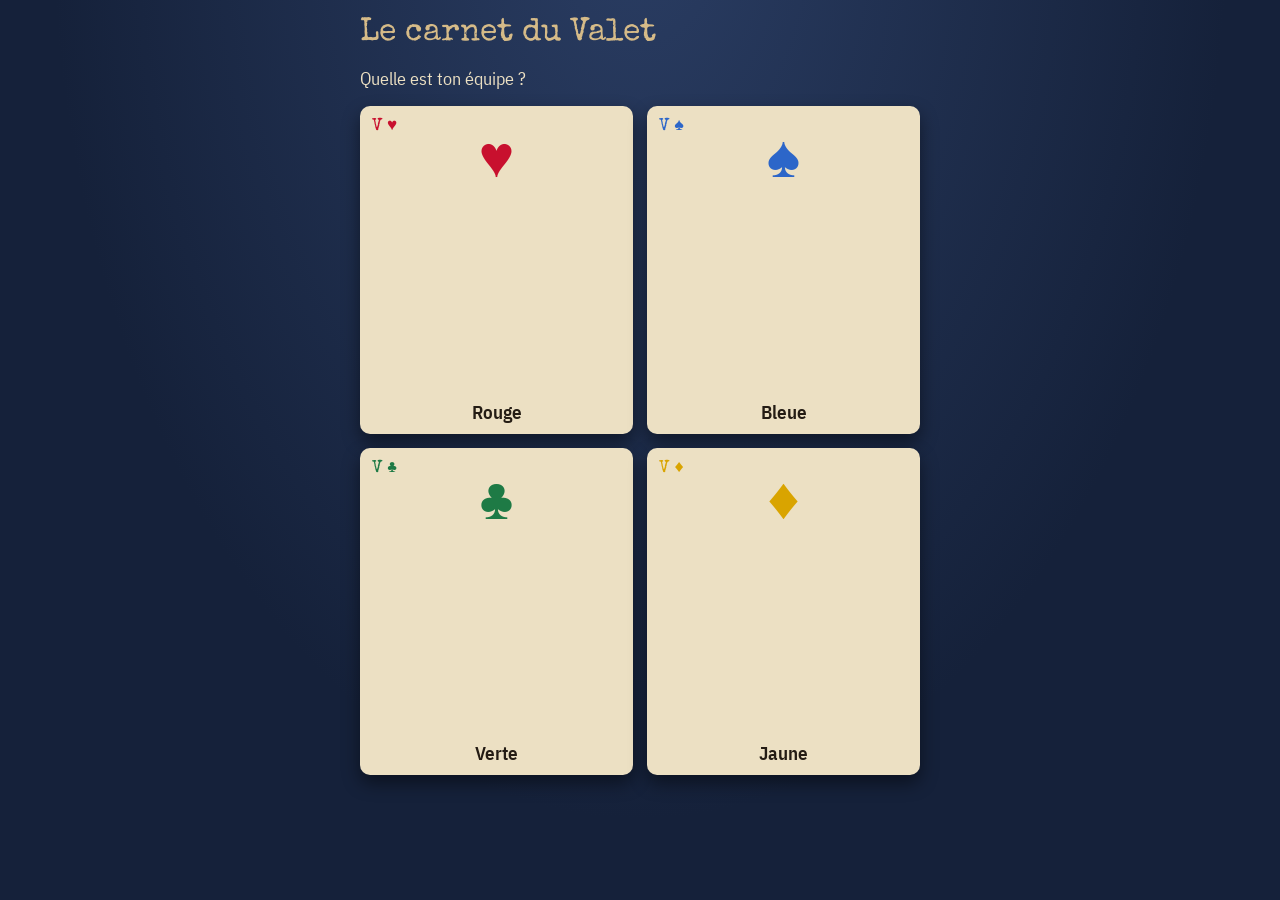
<file: index.html>
<!doctype html>
<html lang="fr">
<head>
<meta charset="utf-8">
<meta name="viewport" content="width=device-width, initial-scale=1, viewport-fit=cover">
<meta name="theme-color" content="#15213a">
<meta name="apple-mobile-web-app-capable" content="yes">
<meta name="apple-mobile-web-app-status-bar-style" content="black-translucent">
<title>Le Carnet du Valet</title>
<link rel="manifest" href="manifest.webmanifest">
<link rel="apple-touch-icon" href="assets/icon-192.png">
<link rel="stylesheet" href="app.css">
</head>
<body>
<main id="app" aria-live="polite"></main>
<script src="config.js"></script>
<script src="lib/jsQR.js"></script>
<script src="app.js"></script>
</body>
</html>
</file>
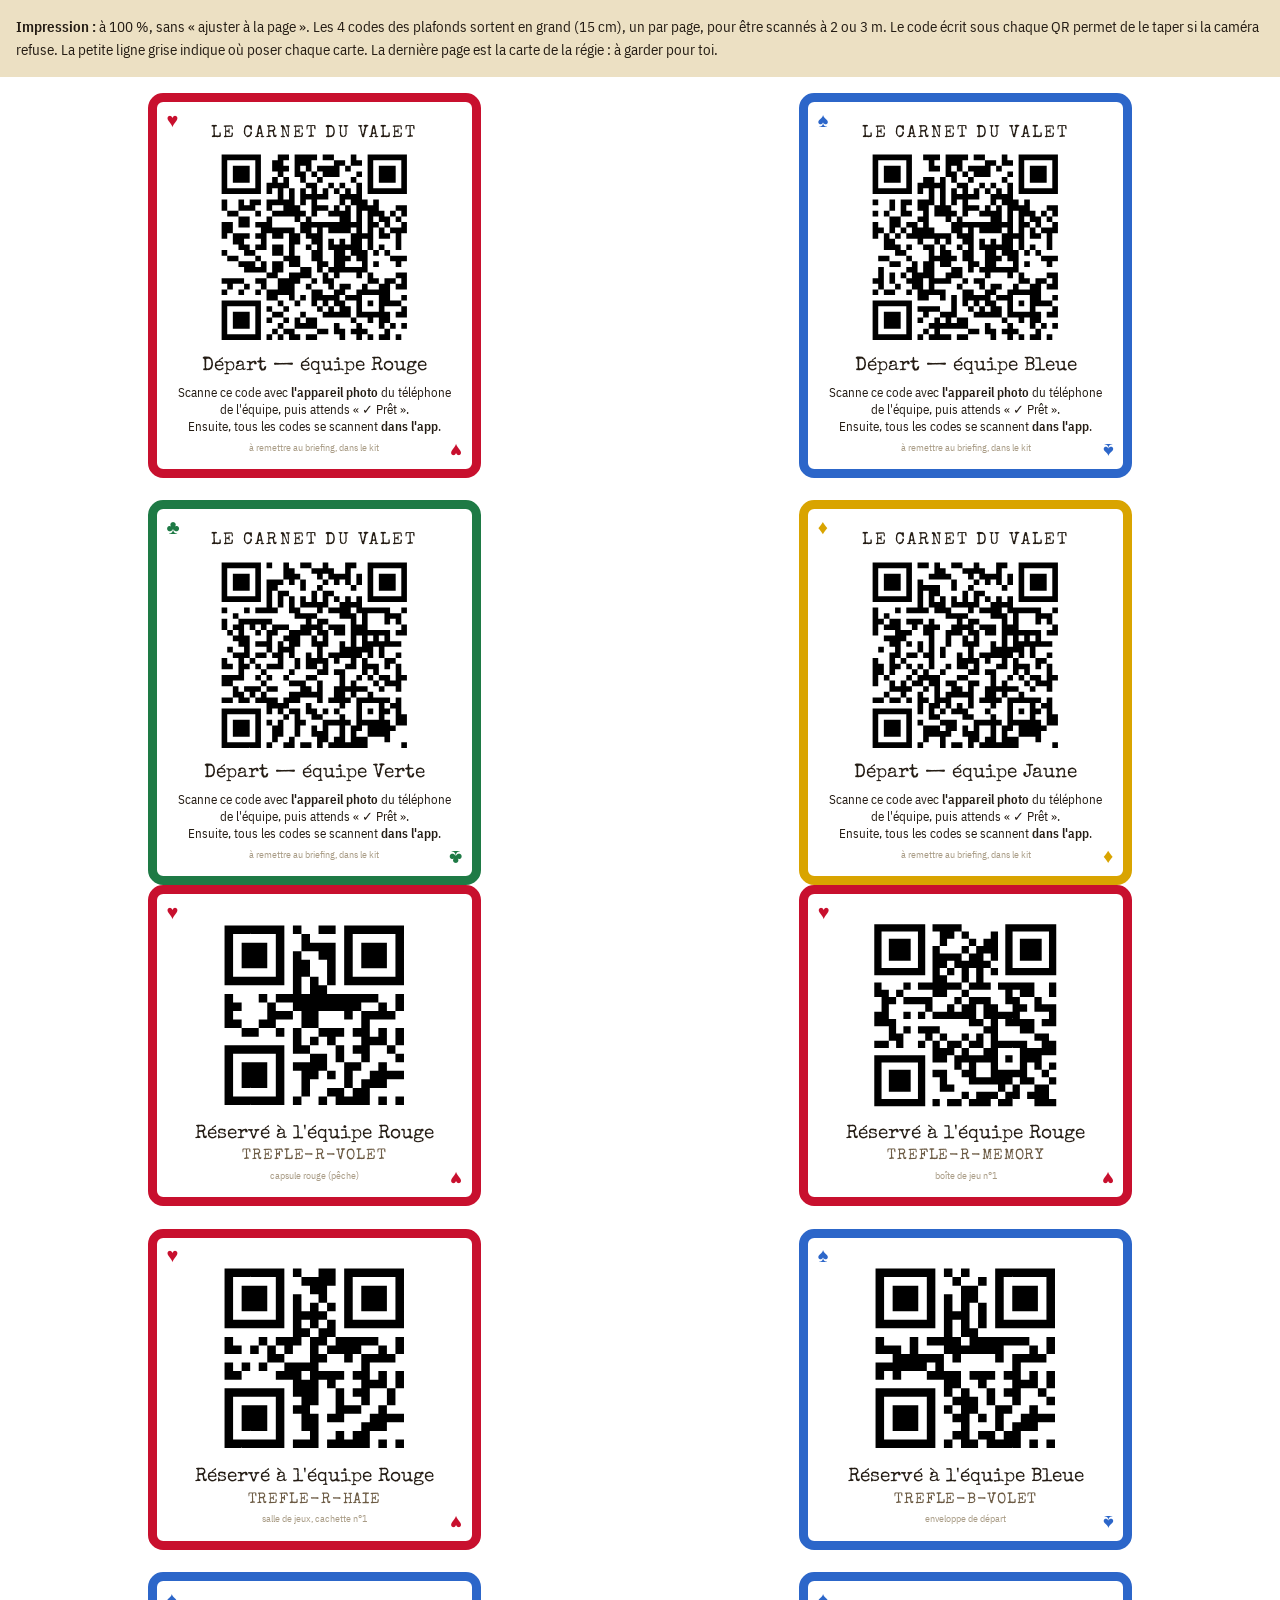
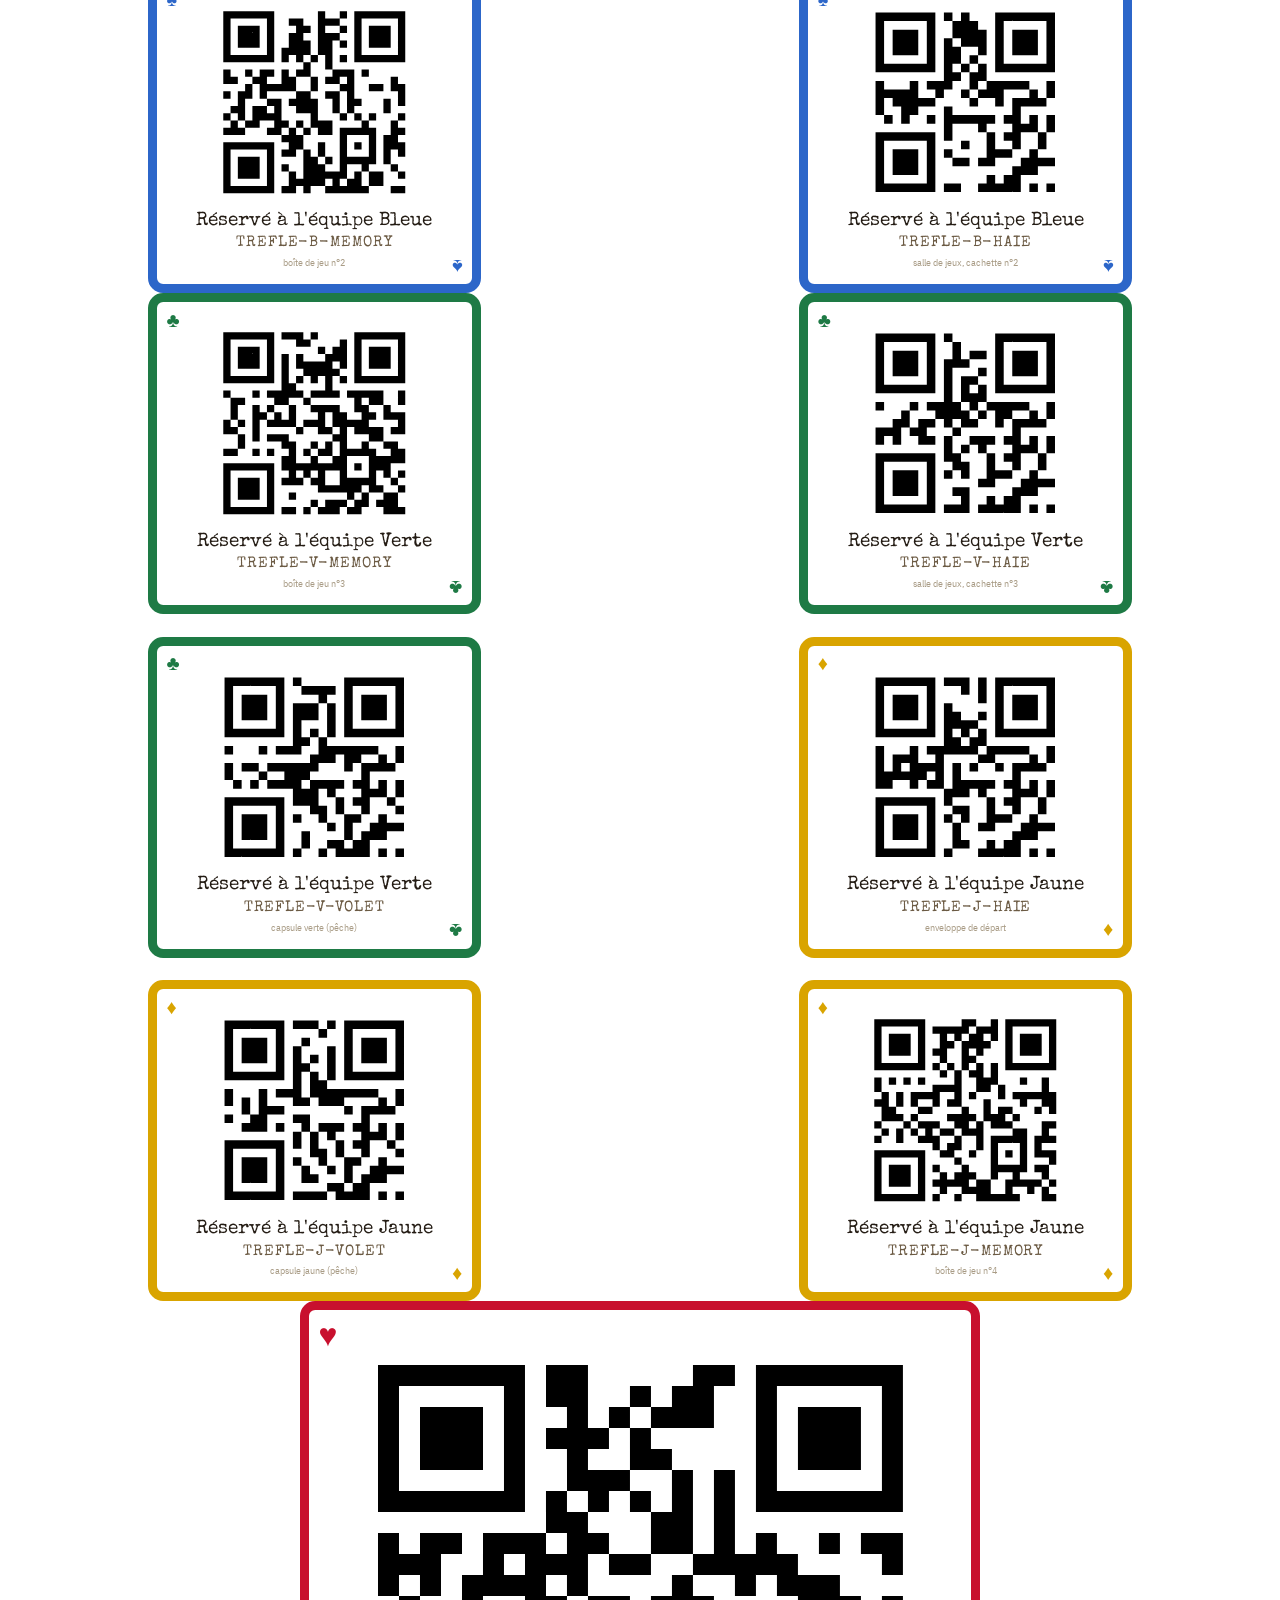
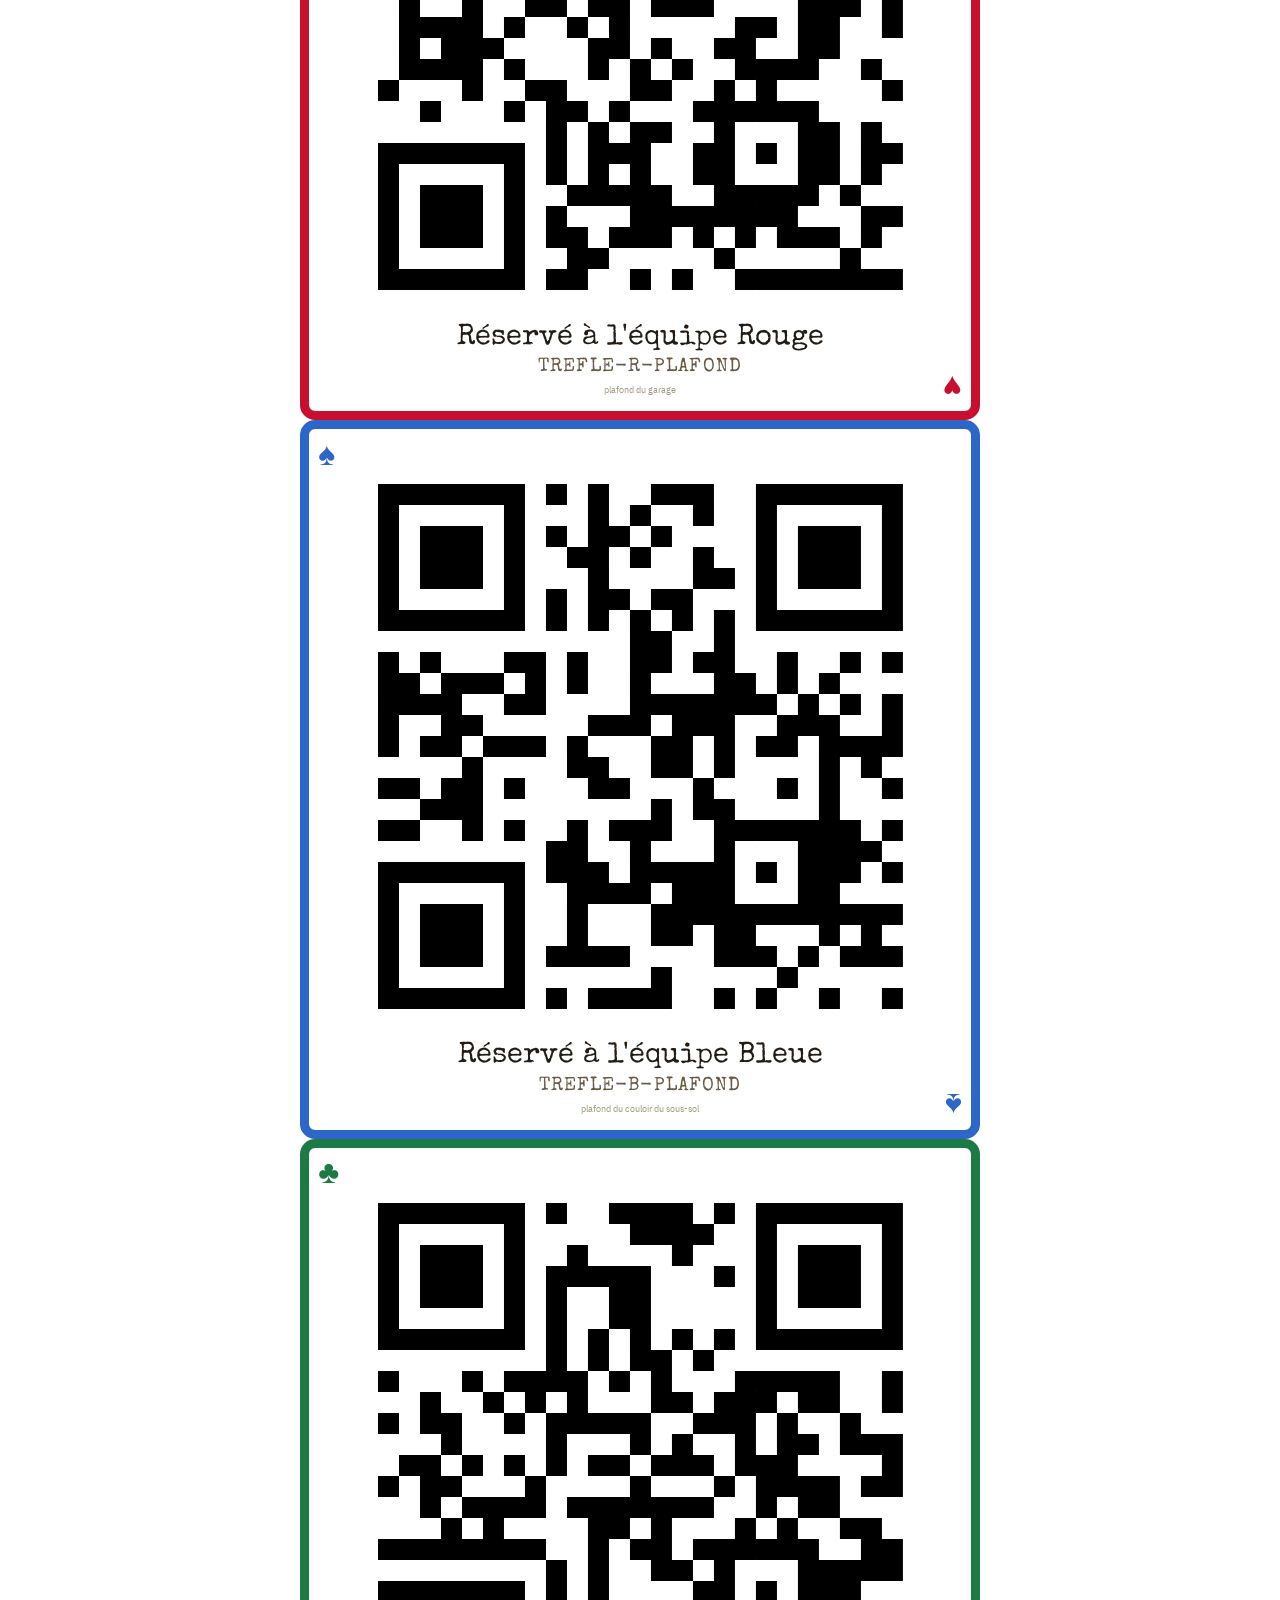
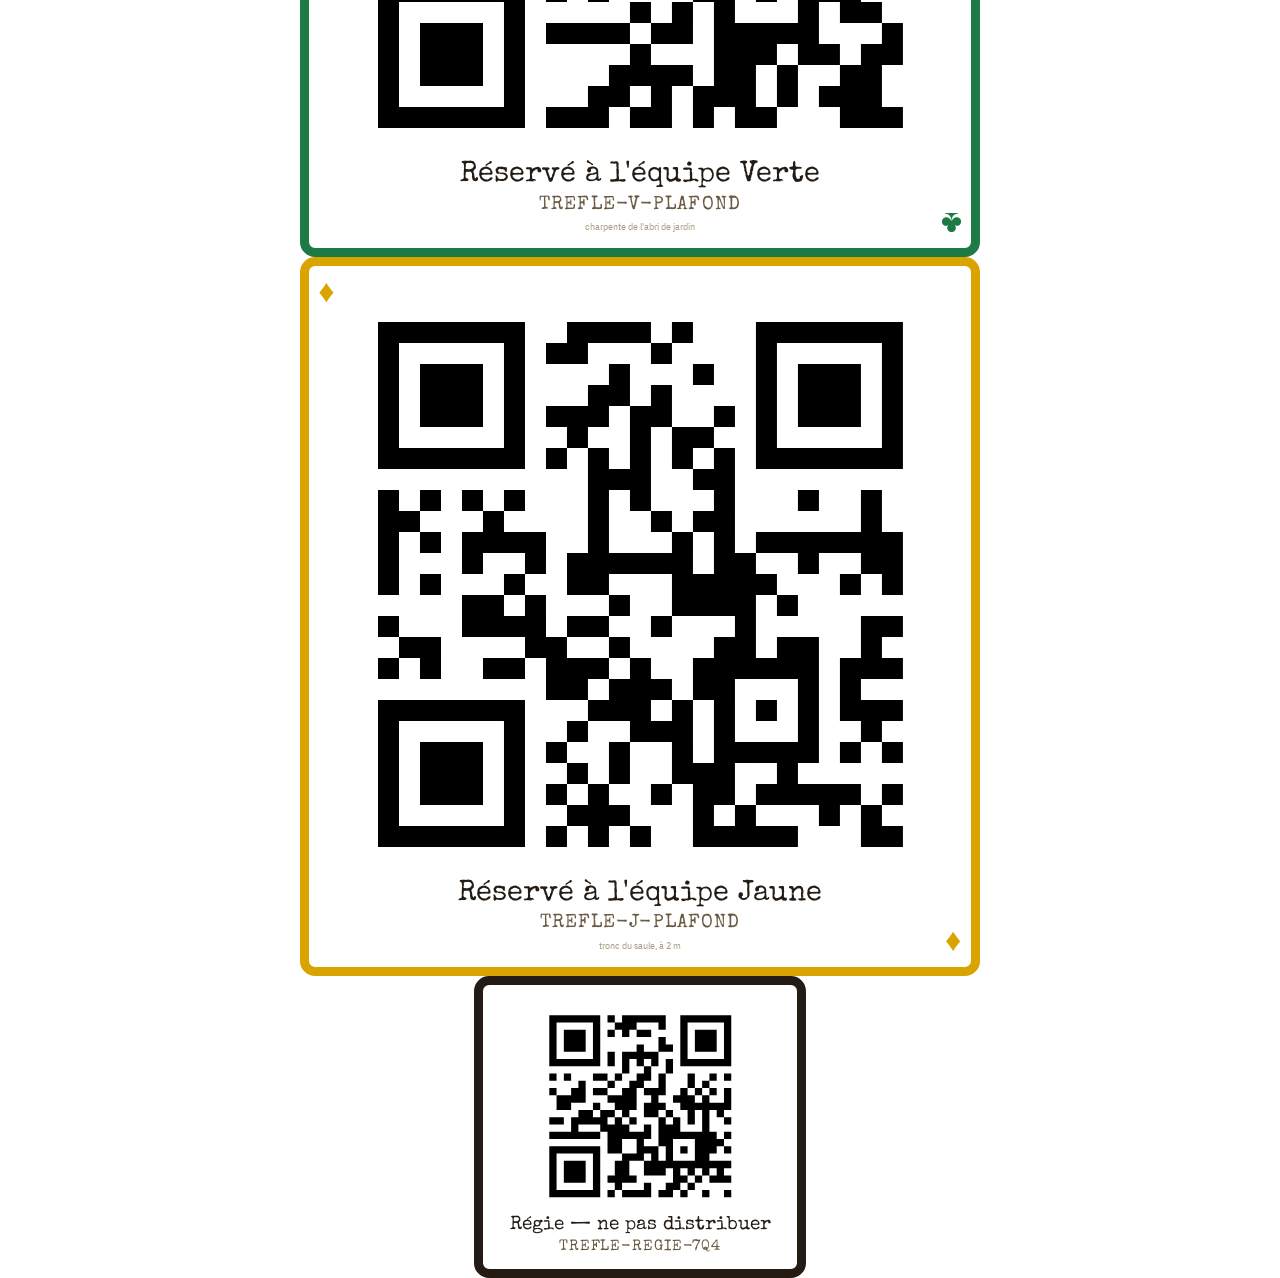
<file: qr.html>
<!doctype html>
<html lang="fr">
<head>
<meta charset="utf-8">
<meta name="viewport" content="width=device-width, initial-scale=1">
<title>QR codes à imprimer</title>
<style>
  @font-face { font-family: "Special Elite"; src: url(fonts/special-elite-latin-400-normal.woff2); }
  @font-face { font-family: "Plex Cond"; font-weight: 400; src: url(fonts/ibm-plex-sans-condensed-latin-400-normal.woff2); }
  @font-face { font-family: "Plex Cond"; font-weight: 600; src: url(fonts/ibm-plex-sans-condensed-latin-600-normal.woff2); }
  @page { size: A4; margin: 12mm; }
  * { box-sizing: border-box; }
  body { font-family: "Plex Cond", Arial, sans-serif; color: #241c14; background: #fff; margin: 0;
    -webkit-print-color-adjust: exact; print-color-adjust: exact; }
  .aide { padding: 16px; background: #ece0c3; margin-bottom: 16px; font-size: 15px; line-height: 1.5; }
  @media print { .aide { display: none; } }
  .page { page-break-after: always; break-after: page; display: grid; grid-template-columns: 1fr 1fr; gap: 6mm; justify-items: center; align-content: start; }
  .page.une { grid-template-columns: 1fr; }
  .page:last-child { page-break-after: auto; break-after: auto; }
  .carte { position: relative; border: 2.6mm solid; border-radius: 4mm; padding: 6mm 5mm 4mm; text-align: center; break-inside: avoid; }
  .carte.petite { width: 88mm; }
  .carte.grande { width: 180mm; padding-top: 9mm; }
  .carte svg { display: block; margin: 0 auto; }
  .petite svg { width: 52mm; height: 52mm; }
  .grande svg { width: 150mm; height: 150mm; }
  .coin { position: absolute; font-size: 15pt; line-height: 1; }
  .coin.hg { top: 2mm; left: 2.5mm; } .coin.bd { bottom: 2mm; right: 2.5mm; transform: rotate(180deg); }
  .grande .coin { font-size: 24pt; }
  .reserve { font: 400 14pt "Special Elite", monospace; margin-top: 3mm; }
  .grande .reserve { font-size: 22pt; }
  .code { font: 400 11pt "Special Elite", monospace; margin-top: 1.5mm; letter-spacing: .06em; color: #6b5a43; }
  .grande .code { font-size: 14pt; }
  .lieu { font-size: 7.5pt; color: #a99c86; margin-top: 1.5mm; }
  .depart { width: 88mm; }
  .depart .titre { font: 400 13pt "Special Elite", monospace; letter-spacing: .12em; margin-bottom: 2mm; }
  .depart .consigne { font-size: 9.5pt; line-height: 1.35; margin-top: 2mm; color: #241c14; }
</style>
</head>
<body>
<div class="aide">
  <strong>Impression :</strong> à 100 %, sans « ajuster à la page ». Les 4 codes des plafonds sortent en grand (15 cm), un par page,
  pour être scannés à 2 ou 3 m. Le code écrit sous chaque QR permet de le taper si la caméra refuse.
  La petite ligne grise indique où poser chaque carte. La dernière page est la carte de la régie : à garder pour toi.
</div>
<div id="pages"></div>
<script src="config.js"></script>
<script src="lib/qrcode.js"></script>
<script>
(function () {
  var C = self.TREFLE, petites = [], grandes = [], regie = [];
  // Où poser chaque QR (repère discret pour les maîtres du jeu, voir le classeur).
  var LIEU = {
    "TREFLE-R-VOLET": "capsule rouge (pêche)", "TREFLE-R-PLAFOND": "plafond du garage", "TREFLE-R-MEMORY": "boîte de jeu n°1",
    "TREFLE-R-HAIE": "salle de jeux, cachette n°1",
    "TREFLE-B-VOLET": "enveloppe de départ", "TREFLE-B-PLAFOND": "plafond du couloir du sous-sol", "TREFLE-B-MEMORY": "boîte de jeu n°2",
    "TREFLE-B-HAIE": "salle de jeux, cachette n°2",
    "TREFLE-V-MEMORY": "boîte de jeu n°3", "TREFLE-V-HAIE": "salle de jeux, cachette n°3", "TREFLE-V-VOLET": "capsule verte (pêche)",
    "TREFLE-V-PLAFOND": "charpente de l'abri de jardin",
    "TREFLE-J-HAIE": "enveloppe de départ", "TREFLE-J-VOLET": "capsule jaune (pêche)", "TREFLE-J-PLAFOND": "tronc du saule, à 2 m",
    "TREFLE-J-MEMORY": "boîte de jeu n°4"
  };
  Object.keys(C.codes).forEach(function (k) {
    var c = C.codes[k];
    if (c.type === "regie") regie.push(k); else if (/-PLAFOND$/.test(k)) grandes.push(k); else petites.push(k);
  });
  function carte(k, taille) {
    var c = C.codes[k], q = c.equipe ? C.equipes[c.equipe] : null;
    var qr = qrcode(0, "M"); qr.addData(k); qr.make();
    var d = document.createElement("div");
    d.className = "carte " + taille;
    d.style.borderColor = q ? q.couleur : "#241c14";
    var coins = q ? '<div class="coin hg" style="color:' + q.couleur + '">' + q.symbole + '</div><div class="coin bd" style="color:' + q.couleur + '">' + q.symbole + "</div>" : "";
    d.innerHTML = coins + qr.createSvgTag({ scalable: true, margin: 2 }) +
      '<div class="reserve">' + (q ? "Réservé à l'équipe " + q.nom : "Régie — ne pas distribuer") + "</div>" +
      '<div class="code">' + k + "</div>" +
      (LIEU[k] ? '<div class="lieu">' + LIEU[k] + "</div>" : "");
    return d;
  }
  var racine = document.getElementById("pages");
  function page(liste, taille, parPage) {
    for (var i = 0; i < liste.length; i += parPage) {
      var p = document.createElement("div"); p.className = "page" + (parPage === 1 ? " une" : "");
      liste.slice(i, i + parPage).forEach(function (k) { p.appendChild(carte(k, taille)); });
      racine.appendChild(p);
    }
  }
  // Les 4 QR de départ : une adresse, à scanner avec l'appareil photo normal du téléphone.
  (function () {
    var p = document.createElement("div"); p.className = "page";
    Object.keys(C.equipes).forEach(function (e) {
      var q = C.equipes[e], url = C.adresse + "#/depart/" + e;
      var qr = qrcode(0, "M"); qr.addData(url); qr.make();
      var d = document.createElement("div"); d.className = "carte petite depart"; d.style.borderColor = q.couleur;
      d.innerHTML = '<div class="coin hg" style="color:' + q.couleur + '">' + q.symbole + '</div><div class="coin bd" style="color:' + q.couleur + '">' + q.symbole + "</div>" +
        '<div class="titre">LE CARNET DU VALET</div>' + qr.createSvgTag({ scalable: true, margin: 2 }) +
        '<div class="reserve">Départ — équipe ' + q.nom + "</div>" +
        '<div class="consigne">Scanne ce code avec <b>l\'appareil photo</b> du téléphone de l\'équipe, puis attends « ✓ Prêt ».<br>Ensuite, tous les codes se scannent <b>dans l\'app</b>.</div>' +
        '<div class="lieu">à remettre au briefing, dans le kit</div>';
      p.appendChild(d);
    });
    racine.appendChild(p);
  })();
  page(petites, "petite", 6);
  page(grandes, "grande", 1);
  page(regie, "petite", 1);
})();
</script>
</body>
</html>
</file>
<file: app.css>
/* Charte « dossier d'enquête la nuit » : bleu nuit police, fiches de papier, kraft,
   machine à écrire, tampon rouge, fil rouge du mur d'enquête. Un seul thème, sombre. */
@font-face { font-family: "Special Elite"; src: url(fonts/special-elite-latin-400-normal.woff2) format("woff2"); font-display: swap; }
@font-face { font-family: "Plex Cond"; font-weight: 400; src: url(fonts/ibm-plex-sans-condensed-latin-400-normal.woff2) format("woff2"); font-display: swap; }
@font-face { font-family: "Plex Cond"; font-weight: 600; src: url(fonts/ibm-plex-sans-condensed-latin-600-normal.woff2) format("woff2"); font-display: swap; }

:root {
  --nuit: #15213a;
  --nuit-fonce: #0d1628;
  --kraft: #d6bb88;
  --papier: #ece0c3;
  --encre: #241c14;
  --sepia: #6b5a43;
  --tampon: #a3201b;
  --fil: #c4161c;
  --laiton: #b8913f;
  --equipe: #b8913f;
  --machine: "Special Elite", "American Typewriter", "Courier New", monospace;
  --interface: "Plex Cond", "Arial Narrow", "Helvetica Neue", Arial, sans-serif;
  color-scheme: dark;
}
* { box-sizing: border-box; -webkit-tap-highlight-color: transparent; }
html, body { margin: 0; background: var(--nuit); color: var(--papier); }
body {
  font: 400 18px/1.45 var(--interface);
  min-height: 100vh; min-height: 100dvh;
  background-image: radial-gradient(ellipse at 50% -10%, #2a3d63 0%, transparent 65%);
  background-attachment: fixed;
  padding: env(safe-area-inset-top) max(16px, env(safe-area-inset-right)) env(safe-area-inset-bottom) max(16px, env(safe-area-inset-left));
  -webkit-user-select: none; user-select: none;
}
main { max-width: 560px; margin: 0 auto; padding: 16px 0 36px; display: grid; gap: 14px; }
h1, h2 { font-family: var(--machine); font-weight: 400; margin: 0; text-wrap: balance; color: var(--kraft); }
h1 { font-size: 32px; line-height: 1.12; }
h2 { font-size: 23px; line-height: 1.2; }
p { margin: 0; }
.petit { font-size: 15px; color: #b8c0d4; }
:focus-visible { outline: 3px solid var(--laiton); outline-offset: 3px; }

/* Bandeau : onglet de l'équipe */
.bandeau { display: flex; align-items: flex-end; justify-content: space-between; gap: 10px; border-bottom: 2px solid #ffffff1c; }
.onglet { background: var(--equipe); color: #fff; font: 600 16px var(--interface); padding: 6px 14px 5px; border-radius: 8px 8px 0 0; }
.lien { background: none; border: 0; color: #c9d0e0; font: inherit; font-size: 16px; text-decoration: underline; padding: 8px 0; cursor: pointer; }

/* Boutons */
.btn {
  display: block; width: 100%; padding: 16px 18px;
  font: 600 19px/1.2 var(--interface); color: var(--encre);
  background: var(--papier); border: 0; border-radius: 10px; cursor: pointer; text-align: center;
}
.btn:active { transform: translateY(1px); filter: brightness(.95); }
.btn.principal { background: var(--equipe); color: #fff; font-size: 21px; padding: 20px; box-shadow: 0 6px 18px #0006; }
.btn.discret { background: transparent; color: var(--papier); border: 1.5px solid #ffffff40; }

/* Choix d'équipe : quatre cartes à jouer */
.equipes { display: grid; grid-template-columns: 1fr 1fr; gap: 14px; }
.equipes button {
  background: var(--papier); border: 0; border-radius: 10px; cursor: pointer; aspect-ratio: 5 / 6;
  display: grid; grid-template-rows: auto 1fr auto; padding: 10px 12px; box-shadow: 0 8px 18px #0007;
  font: 400 17px var(--machine); text-align: left;
}
.equipes .sym { font-size: 60px; line-height: 1; display: grid; place-items: center; }
.equipes .nom { font: 600 19px var(--interface); color: var(--encre); text-align: center; }

/* Fiche de papier */
.fiche {
  position: relative; background: var(--papier); color: var(--encre); border-radius: 3px;
  border-top: 7px solid var(--equipe); padding: 16px 16px 18px; box-shadow: 0 14px 30px #0009;
  display: grid; gap: 12px;
}
.fiche h2 { color: var(--encre); font-size: 21px; }
.fiche .consigne { font-size: 16px; color: var(--sepia); }
.recit { font: 400 19px/1.5 var(--machine); color: var(--encre); }
.anagramme { display: block; margin-top: 8px; font: 600 30px var(--interface); letter-spacing: .26em; text-align: center; word-break: break-word; }

/* Tampon */
.tampon {
  justify-self: start; display: inline-block; font: 400 24px var(--machine); color: var(--tampon); letter-spacing: .12em;
  border: 3px solid var(--tampon); padding: 6px 14px 4px; border-radius: 4px; transform: rotate(-8deg);
  background: #ece0c3cc; mix-blend-mode: multiply;
}
.tampon.frappe { animation: frappe .35s cubic-bezier(.2, 1.6, .4, 1) both; }
@keyframes frappe { from { transform: rotate(-8deg) scale(2.2); opacity: 0; } to { transform: rotate(-8deg) scale(1); opacity: .92; } }
.puzzle-zone { position: relative; }
.puzzle-zone .tampon { position: absolute; right: 8px; bottom: 14px; }

/* Fil de l'enquête */
.enquete {
  position: relative; background: #c9a77a; border-radius: 4px; padding: 18px 14px 18px 44px; display: grid; gap: 12px;
  background-image: radial-gradient(#00000014 1px, transparent 1.2px); background-size: 6px 6px; box-shadow: 0 14px 30px #0009;
}
.enquete::before { content: ""; position: absolute; left: 23px; top: 28px; bottom: 28px; width: 3px; background: var(--fil); border-radius: 2px; }
.indice { position: relative; background: var(--papier); color: var(--encre); padding: 8px 12px; font: 400 16px/1.3 var(--machine); box-shadow: 0 3px 6px #0005; }
.indice:nth-child(odd) { transform: rotate(-1deg); } .indice:nth-child(even) { transform: rotate(.8deg); }
.indice::before { content: ""; position: absolute; left: -28px; top: 50%; width: 14px; height: 14px; margin-top: -7px; border-radius: 50%;
  background: radial-gradient(circle at 35% 35%, #ff6b6b, var(--fil) 55%, #6d0b0e); box-shadow: 0 2px 2px #0007; }
.indice small { display: block; font: 400 14px var(--interface); color: var(--sepia); }
.indice.manque { background: transparent; color: #3a2a1a; border: 2px dashed #3a2a1a88; box-shadow: none; transform: none; }
.indice.manque::before { background: #3a2a1a55; box-shadow: none; }

/* État hors ligne */
.etat { font-size: 15px; padding: 10px 12px; border-radius: 8px; background: var(--nuit-fonce); border: 1px solid #ffffff14; }
.etat.ok { color: #9fd8a8; }
.etat.ko { color: #f0b37a; }

/* Scanner */
.scanner { position: relative; border-radius: 12px; overflow: hidden; background: #000; aspect-ratio: 3 / 4; max-width: 100%; }
.scanner video { width: 100%; height: 100%; object-fit: cover; display: block; }
.scanner .viseur { position: absolute; inset: 18% 14%; border: 3px solid #fffc; border-radius: 14px; box-shadow: 0 0 0 9999px #0008; }
.saisie { display: flex; gap: 8px; }
.saisie input {
  flex: 1; min-width: 0; padding: 14px; font: 600 18px var(--interface); border-radius: 10px; border: 0;
  background: var(--papier); color: var(--encre); text-transform: uppercase; -webkit-user-select: text; user-select: text;
}
.saisie .btn { width: auto; padding: 14px 18px; }

/* Puzzle pivotant */
.puzzle {
  display: grid; grid-template-columns: repeat(4, 1fr); gap: 2px; width: 100%; max-width: 100%; aspect-ratio: 1;
  background: var(--encre); overflow: hidden; filter: grayscale(1) contrast(1.05) sepia(.15); transition: filter 1.2s ease; touch-action: none; user-select: none; -webkit-user-select: none;
}
.puzzle.resolu { filter: none; gap: 0; }
.tuile { background-size: 400% 400%; background-repeat: no-repeat; cursor: pointer; transition: transform .18s ease; border: 0; padding: 0; }
.puzzle.resolu .tuile { cursor: default; }
.tuile.partie { opacity: .25; }
.tuile.fantome { filter: grayscale(1) sepia(.15); position: fixed; z-index: 50; pointer-events: none; transition: none; box-shadow: 0 10px 28px #000a; outline: 3px solid var(--equipe); scale: 1.08; }
.tuile { -webkit-touch-callout: none; }

/* Memory */
.memory { display: grid; grid-template-columns: repeat(4, 1fr); gap: 8px; touch-action: manipulation; }
.carte { aspect-ratio: 3 / 4; max-width: 100%; perspective: 600px; border: 0; padding: 0; background: none; cursor: pointer; }
.carte .in { position: relative; width: 100%; height: 100%; transition: transform .35s; transform-style: preserve-3d; }
.carte.vue .in, .carte.trouvee .in { transform: rotateY(180deg); }
.carte .face { position: absolute; inset: 0; border-radius: 6px; backface-visibility: hidden; -webkit-backface-visibility: hidden; overflow: hidden; }
.carte .dos { background: repeating-linear-gradient(45deg, var(--nuit) 0 5px, #1c2c4d 5px 10px); border: 3px solid var(--kraft);
  display: grid; place-items: center; color: var(--kraft); font-size: 26px; }
.carte .recto { transform: rotateY(180deg); background: var(--papier); border: 3px solid var(--papier); }
.carte .recto img { width: 100%; height: 100%; object-fit: cover; display: block; }
.carte.trouvee .recto { border-color: var(--equipe); }
.cadre-enfant { border: 2px dashed var(--sepia); border-radius: 8px; padding: 8px 10px; font-size: 16px; color: var(--encre); }

/* Apparition de la fin d'épreuve */
.apparait { animation: apparait .7s ease both; }
@keyframes apparait { from { opacity: 0; transform: translateY(8px); } to { opacity: 1; transform: none; } }

/* Refus */
.refus { text-align: center; justify-items: center; }
.refus .gros { font-size: 64px; line-height: 1; }
.refus .tampon { justify-self: center; }

/* Régie */
.horloge {
  font-family: var(--machine); font-variant-numeric: tabular-nums; text-align: center; color: var(--papier);
  font-size: clamp(64px, 20vw, 170px); line-height: 1; margin: 10px 0 0;
}
.horloge.urgent { color: #ff6b6b; }
.reglages { display: grid; grid-template-columns: repeat(4, 1fr); gap: 8px; }
.reglages .btn { padding: 12px 4px; font-size: 16px; }
.message-corbeau { display: grid; gap: 8px; margin-bottom: 14px; }
.message-corbeau .titre-message { font: 400 17px var(--machine); color: var(--papier); margin: 0; }
.lecteur { display: grid; grid-template-columns: 2fr 1fr 1fr; gap: 8px; }
.lecteur .btn { padding: 14px 6px; font-size: 18px; }
.barre-lecture { height: 6px; border-radius: 3px; background: #ffffff22; overflow: hidden; }
.barre-lecture .avance { height: 100%; width: 0; background: var(--tampon, #a3201b); transition: width .25s linear; }
.message-corbeau .temps { margin: 0; text-align: right; }
.message-corbeau .fiche { display: none; }
.message-corbeau.ouvert .fiche { display: grid; }

@media (prefers-reduced-motion: reduce) { *, *::before { animation: none !important; transition: none !important; } }

/* Qui est-ce (iPad) — 24 portraits visibles sans défiler en paysage */
.qui { display: grid; gap: 12px; }
.qui-barre { display: grid; gap: 10px; }
.qui-secret { display: flex; gap: 12px; align-items: center; background: var(--papier); color: var(--encre); border-radius: 8px; padding: 8px 12px; }
.qui-secret img { width: 56px; aspect-ratio: 3 / 4.4; object-fit: cover; border-radius: 4px; }
.qui-secret .lien { color: var(--encre); padding: 2px 0; }
.qui-secret img.flou { filter: blur(14px); }
#chrono { font-size: 56px; margin: 0; }
.qui-questions summary { cursor: pointer; font-weight: 600; color: var(--kraft); }
.qui-questions ol { margin: 8px 0 0; padding-left: 22px; font-size: 16px; }
.qui-grille { display: grid; grid-template-columns: repeat(auto-fill, minmax(110px, 1fr)); gap: 8px; touch-action: manipulation; }
.suspect {
  position: relative; display: grid; grid-template-rows: minmax(0, 1fr) auto; aspect-ratio: 3 / 4.4; min-width: 0;
  background: var(--papier); color: var(--encre); border: 0; border-radius: 6px; padding: 4px; cursor: pointer;
}
.suspect img { width: 100%; height: 100%; min-height: 0; object-fit: cover; object-position: center 30%; border-radius: 3px; display: block; }
.suspect .nom { font: 400 13px var(--machine); text-align: center; padding-top: 3px; white-space: nowrap; overflow: hidden; text-overflow: ellipsis; }
.suspect .x { position: absolute; inset: 0; display: none; place-items: center; font: 400 clamp(44px, 7vw, 90px)/1 var(--machine); color: var(--tampon); }
.suspect.barre { opacity: .45; }
.suspect.barre .x { display: grid; }

/* iPad en paysage : commandes sur une ligne en haut, grille 8 × 3 dimensionnée sur la hauteur de l'écran */
@media (orientation: landscape) and (min-width: 900px) {
  body.mode-qui main { max-width: none; padding: 8px 0 24px; }
  body.mode-qui h1 { font-size: 26px; }
  .qui-barre { display: flex; flex-wrap: wrap; align-items: center; gap: 10px 16px; }
  .qui-barre > p { flex: 1 1 300px; }
  .qui-secret { padding: 4px 10px; }
  .qui-secret img { width: 36px; }
  #chrono { font-size: 44px; }
  .qui-barre #go { width: auto; padding: 12px 18px; font-size: 18px; }
  .qui-barre #reste { flex: 1 1 140px; }
  .qui-questions { position: relative; }
  .qui-questions ol { position: absolute; right: 0; top: 100%; z-index: 20; width: 340px; background: var(--papier); color: var(--encre); border-radius: 8px; padding: 12px 12px 12px 32px; box-shadow: 0 10px 28px #000a; }
  .qui-grille {
    grid-template-columns: repeat(8, minmax(0, 1fr)); gap: 8px; justify-self: center;
    /* largeur bornée par la hauteur : 3 rangées de cartes (rapport 3/4,4) tiennent dans l'écran */
    width: min(100%, calc((100dvh - 190px - env(safe-area-inset-top) - env(safe-area-inset-bottom)) / 3 / 1.4667 * 8 + 56px));
  }
  .suspect .nom { font-size: 12px; }
  .qui-raz { width: auto; justify-self: center; padding: 10px 18px; font-size: 16px; }
}
.signature { display: block; margin-top: 6px; text-align: right; font: 400 18px var(--machine); }
details.mj { margin-top: 28px; opacity: .75; font-size: 14px; }
details.mj summary { cursor: pointer; }
details.mj input { width: 100%; box-sizing: border-box; padding: 10px; margin: 8px 0; font-size: 16px; }
</file>
